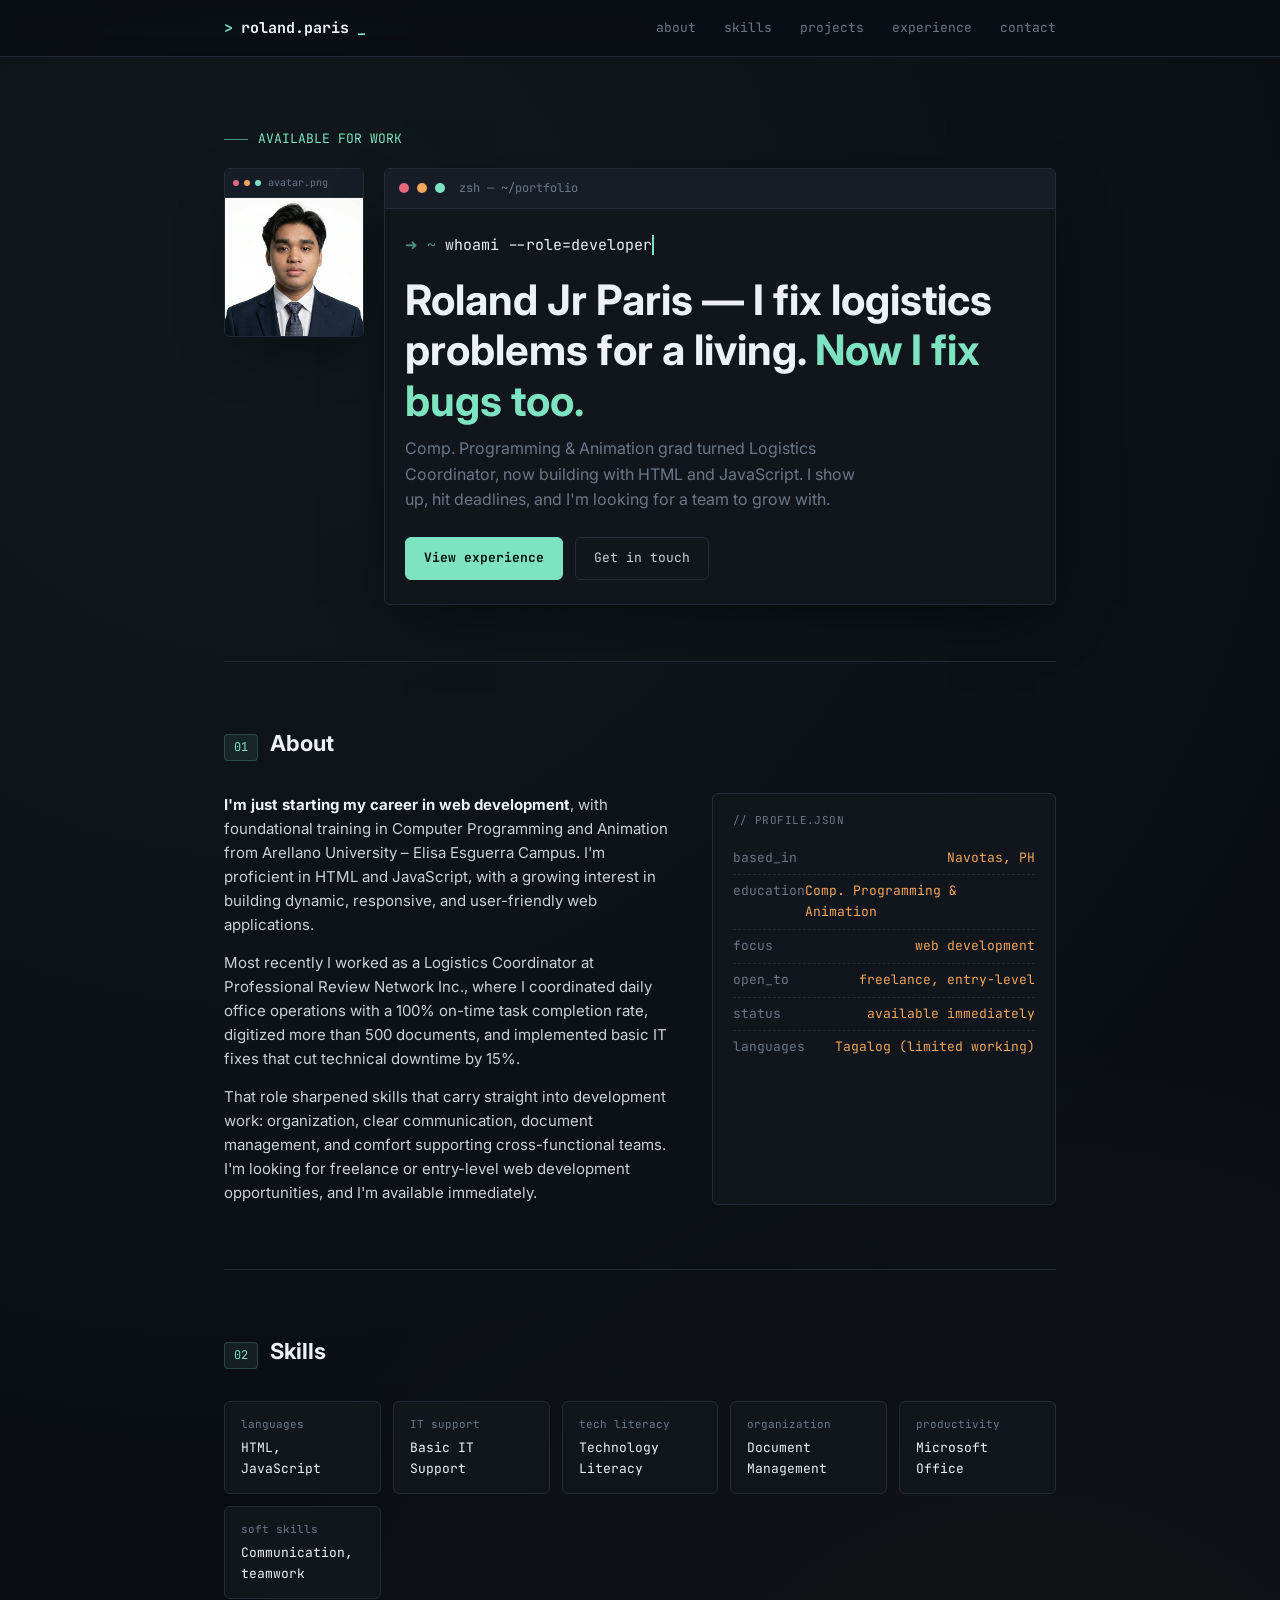
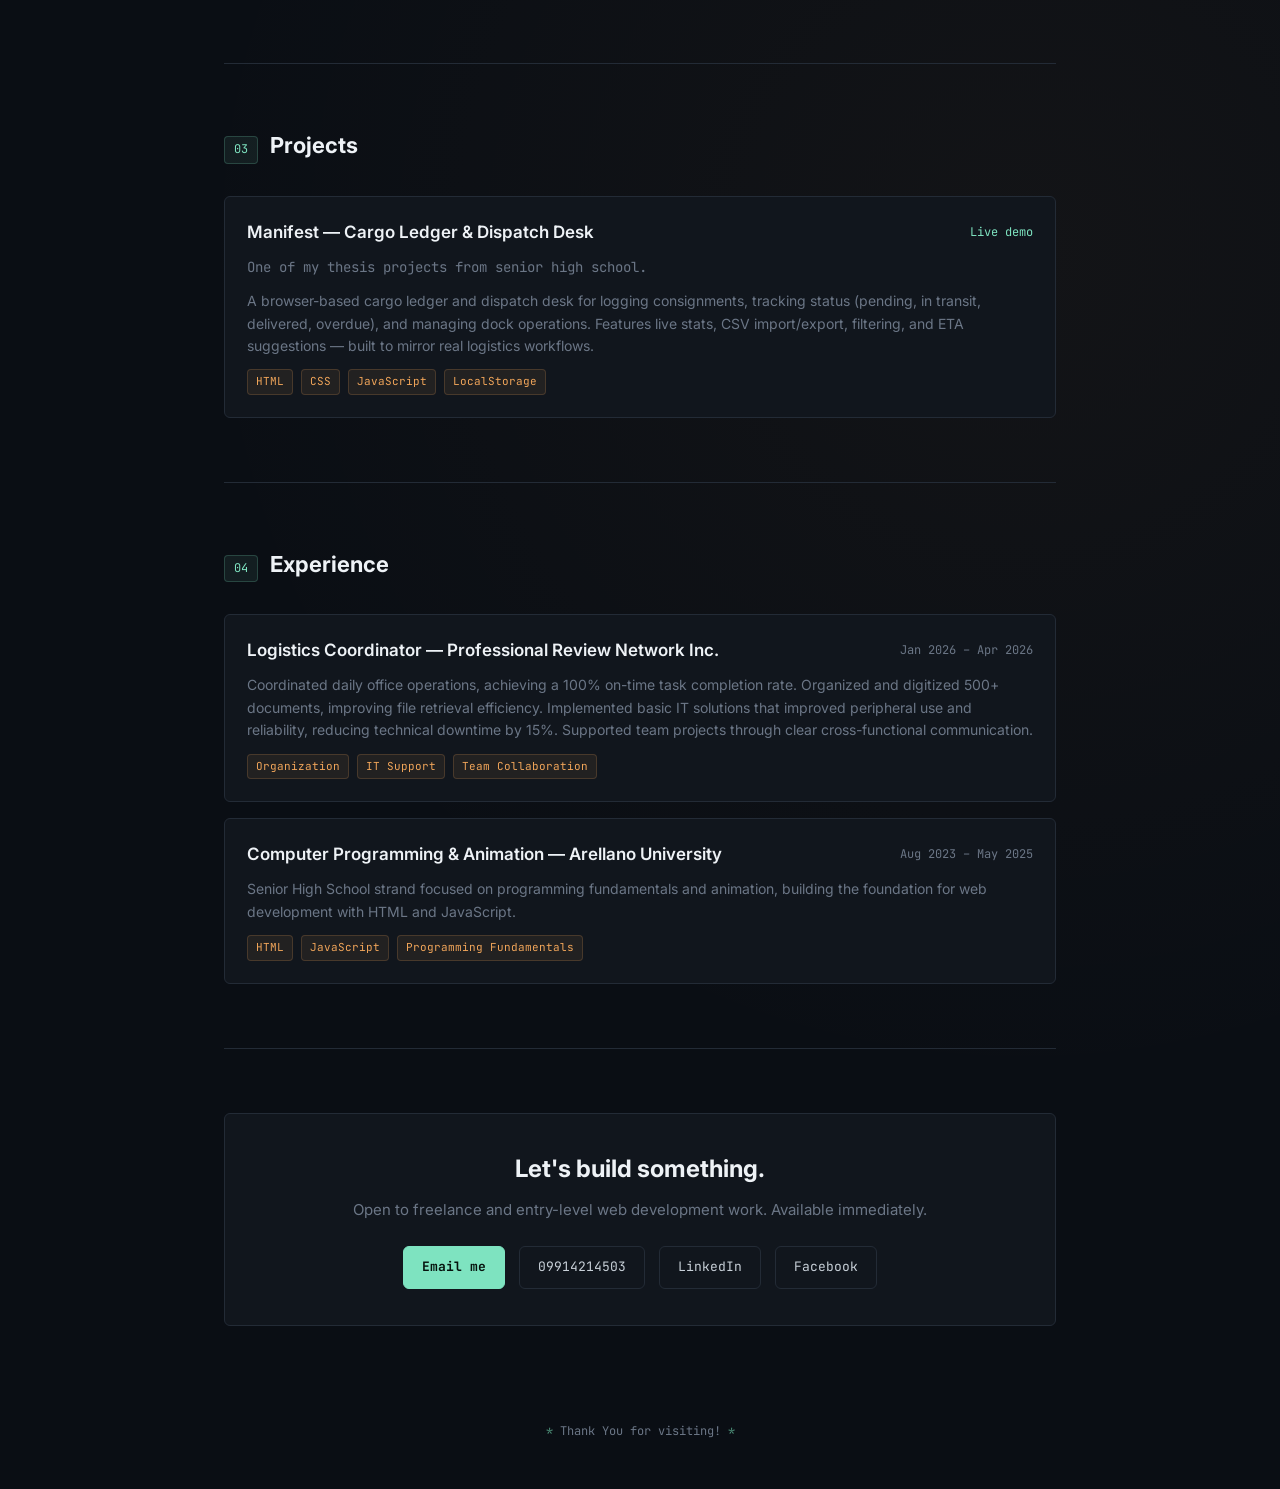
<file: index.html>
<!DOCTYPE html>
<html lang="en">
<head>
<meta charset="UTF-8">
<meta name="viewport" content="width=device-width, initial-scale=1.0">
<title>Roland Jr Paris — Web Developer</title>
<link rel="preconnect" href="https://fonts.googleapis.com">
<link rel="preconnect" href="https://fonts.gstatic.com" crossorigin>
<link href="https://fonts.googleapis.com/css2?family=JetBrains+Mono:wght@400;500;700;800&family=Inter:wght@400;500;600;700&display=swap" rel="stylesheet">
<link rel="stylesheet" href="styles.css">
</head>
<body>

<header>
  <nav>
    <a href="#" class="logo"><span class="dot">&gt;</span> roland.paris<span class="dot">_</span></a>
    <div class="nav-links">
      <a href="#about">about</a>
      <a href="#skills">skills</a>
      <a href="#projects">projects</a>
      <a href="#experience">experience</a>
      <a href="#contact">contact</a>
    </div>
  </nav>
</header>

<main>
  <div class="container">
    <section class="hero" style="border-top:none;">
      <div class="eyebrow"><span class="line"></span> AVAILABLE FOR WORK</div>

      <div class="hero-grid">
        <div class="photo-frame">
          <div class="terminal-bar">
            <span class="terminal-dot red"></span>
            <span class="terminal-dot yellow"></span>
            <span class="terminal-dot green"></span>
            <span class="terminal-title">avatar.png</span>
          </div>
          <img src="img/profile.png" alt="My profile picture" class="profile-pic">
        </div>

        <div class="terminal">
          <div class="terminal-bar">
            <span class="terminal-dot red"></span>
            <span class="terminal-dot yellow"></span>
            <span class="terminal-dot green"></span>
            <span class="terminal-title">zsh — ~/portfolio</span>
          </div>
          <div class="terminal-body">
            <div><span class="prompt">➜ ~ </span><span class="cmd type-line">whoami --role=developer</span></div>
            <div class="output">
              <h1>Roland Jr Paris — I fix logistics problems for a living. <span class="accent">Now I fix bugs too.</span></h1>
              <p>Comp. Programming &amp; Animation grad turned Logistics Coordinator, now building with HTML and JavaScript. I show up, hit deadlines, and I'm looking for a team to grow with.</p>
              <div class="hero-actions">
                <a href="#experience" class="btn btn-primary">View experience</a>
                <a href="#contact" class="btn btn-ghost">Get in touch</a>
              </div>
            </div>
          </div>
        </div>
      </div>
    </section>

    <section id="about">
      <div class="section-head"><span class="tag">01</span><h2>About</h2></div>
      <div class="about-grid">
        <div class="about-text">
          <p><strong>I'm just starting my career in web development</strong>, with foundational training in Computer Programming and Animation from Arellano University – Elisa Esguerra Campus. I'm proficient in HTML and JavaScript, with a growing interest in building dynamic, responsive, and user-friendly web applications.</p>
          <p>Most recently I worked as a Logistics Coordinator at Professional Review Network Inc., where I coordinated daily office operations with a 100% on-time task completion rate, digitized more than 500 documents, and implemented basic IT fixes that cut technical downtime by 15%.</p>
          <p>That role sharpened skills that carry straight into development work: organization, clear communication, document management, and comfort supporting cross-functional teams. I'm looking for freelance or entry-level web development opportunities, and I'm available immediately.</p>
        </div>
        <div class="stack-box">
          <div class="file-label">// profile.json</div>
          <div class="stack-row"><span class="k">based_in</span><span class="v">Navotas, PH</span></div>
          <div class="stack-row"><span class="k">education</span><span class="v">Comp. Programming &amp; Animation</span></div>
          <div class="stack-row"><span class="k">focus</span><span class="v">web development</span></div>
          <div class="stack-row"><span class="k">open_to</span><span class="v">freelance, entry-level</span></div>
          <div class="stack-row"><span class="k">status</span><span class="v">available immediately</span></div>
          <div class="stack-row"><span class="k">languages</span><span class="v">Tagalog (limited working)</span></div>
        </div>
      </div>
    </section>

    <section id="skills">
      <div class="section-head"><span class="tag">02</span><h2>Skills</h2></div>
      <div class="skills-grid">
        <div class="skill-chip"><span class="cat">languages</span><span class="val">HTML, JavaScript</span></div>
        <div class="skill-chip"><span class="cat">IT support</span><span class="val">Basic IT Support</span></div>
        <div class="skill-chip"><span class="cat">tech literacy</span><span class="val">Technology Literacy</span></div>
        <div class="skill-chip"><span class="cat">organization</span><span class="val">Document Management</span></div>
        <div class="skill-chip"><span class="cat">productivity</span><span class="val">Microsoft Office</span></div>
        <div class="skill-chip"><span class="cat">soft skills</span><span class="val">Communication, teamwork</span></div>
      </div>
    </section>

    <section id="projects">
      <div class="section-head"><span class="tag">03</span><h2>Projects</h2></div>
      <div class="projects-container">
        <div class="project-card">
          <div class="project-top">
            <h3>Manifest — Cargo Ledger &amp; Dispatch Desk</h3>
            <div class="project-links">
              <a href="https://laaaandprs.github.io/Manifest/" target="_blank" rel="noopener">Live demo</a>
            </div>
          </div>
          <p class="project-caption">One of my thesis projects from senior high school.</p>
          <p>A browser-based cargo ledger and dispatch desk for logging consignments, tracking status (pending, in transit, delivered, overdue), and managing dock operations. Features live stats, CSV import/export, filtering, and ETA suggestions — built to mirror real logistics workflows.</p>
          <div class="project-tags"><span>HTML</span><span>CSS</span><span>JavaScript</span><span>LocalStorage</span></div>
        </div>
        <!-- Add more project-card blocks here -->
      </div>
    </section>

    <section id="experience">
      <div class="section-head"><span class="tag">04</span><h2>Experience</h2></div>
      <div class="projects-list">
        <div class="project-card">
          <div class="project-top">
            <h3>Logistics Coordinator — Professional Review Network Inc.</h3>
            <div class="project-links"><span style="color:var(--text-dim);">Jan 2026 – Apr 2026</span></div>
          </div>
          <p>Coordinated daily office operations, achieving a 100% on-time task completion rate. Organized and digitized 500+ documents, improving file retrieval efficiency. Implemented basic IT solutions that improved peripheral use and reliability, reducing technical downtime by 15%. Supported team projects through clear cross-functional communication.</p>
          <div class="project-tags"><span>Organization</span><span>IT Support</span><span>Team Collaboration</span></div>
        </div>
        <div class="project-card">
          <div class="project-top">
            <h3>Computer Programming &amp; Animation — Arellano University</h3>
            <div class="project-links"><span style="color:var(--text-dim);">Aug 2023 – May 2025</span></div>
          </div>
          <p>Senior High School strand focused on programming fundamentals and animation, building the foundation for web development with HTML and JavaScript.</p>
          <div class="project-tags"><span>HTML</span><span>JavaScript</span><span>Programming Fundamentals</span></div>
        </div>
      </div>
    </section>

    <section id="contact">
      <div class="contact-box">
        <h2>Let's build something.</h2>
        <p>Open to freelance and entry-level web development work. Available immediately.</p>
        <div class="contact-links">
          <a href="https://mail.google.com/mail/?view=cm&fs=1&to=rolandparis321@gmail.com&su=Job%20Application" class="btn btn-primary">Email me</a>
          <a href="tel:09914214503" class="btn btn-ghost">09914214503</a>
          <a href="https://www.linkedin.com/in/roland-paris-a839a1430?utm_source=share_via&utm_content=profile&utm_medium=member_android" class="btn btn-ghost">LinkedIn</a>
          <a href="https://www.facebook.com/rr.paris.17" class="btn btn-ghost">Facebook</a>
        </div>
      </div>
    </section>
  </div>
</main>

<footer>
  <span class="accent">*</span> Thank You for visiting! <span class="accent">*</span>
  </footer>

</body>
</html>
</file>
<file: styles.css>
:root {
    --bg: #0a0e14;
    --surface: #11161d;
    --surface-2: #161d27;
    --border: #232b36;
    --text: #c9d1d9;
    --text-dim: #6b7686;
    --text-bright: #eef2f6;
    --accent: #7ee3c0;
    --accent-dim: #4d8f78;
    --accent-2: #f2a65a;
    --danger: #e5697a;
    --font-mono: 'JetBrains Mono', monospace;
    --font-sans: 'Inter', sans-serif;
    --radius: 6px;
  }

  * { margin: 0; padding: 0; box-sizing: border-box; }

  html { scroll-behavior: smooth; }

  @media (prefers-reduced-motion: reduce) {
    html { scroll-behavior: auto; }
    *, *::before, *::after {
      animation-duration: 0.001ms !important;
      animation-iteration-count: 1 !important;
      transition-duration: 0.001ms !important;
    }
  }

  body {
    background: var(--bg);
    color: var(--text);
    font-family: var(--font-sans);
    line-height: 1.6;
    background-image:
      radial-gradient(circle at 20% 10%, rgba(126,227,192,0.05), transparent 40%),
      radial-gradient(circle at 80% 60%, rgba(242,166,90,0.04), transparent 40%);
  }

  a { color: inherit; text-decoration: none; }

  :focus-visible {
    outline: 2px solid var(--accent);
    outline-offset: 3px;
  }

  ::selection { background: var(--accent); color: var(--bg); }

  .container {
    max-width: 880px;
    margin: 0 auto;
    padding: 0 24px;
  }

  /* ---------- Nav ---------- */
  header {
    position: sticky;
    top: 0;
    z-index: 50;
    background: rgba(10,14,20,0.85);
    backdrop-filter: blur(10px);
    border-bottom: 1px solid var(--border);
  }

  nav {
    max-width: 880px;
    margin: 0 auto;
    padding: 16px 24px;
    display: flex;
    align-items: center;
    justify-content: space-between;
  }

  .logo {
    font-family: var(--font-mono);
    font-weight: 700;
    font-size: 15px;
    color: var(--text-bright);
    display: flex;
    align-items: center;
    gap: 8px;
  }

  .logo .dot { color: var(--accent); }

  .nav-links {
    display: flex;
    gap: 28px;
    font-family: var(--font-mono);
    font-size: 13px;
  }

  .nav-links a {
    color: var(--text-dim);
    transition: color 0.15s ease;
    position: relative;
  }

  .nav-links a:hover { color: var(--accent); }

  .nav-links a::before {
    content: '';
  }

  @media (max-width: 640px) {
    .nav-links { gap: 16px; font-size: 12px; }
  }

  /* ---------- Hero / terminal ---------- */
  .hero {
    padding: 72px 0 56px;
  }

  .eyebrow {
    font-family: var(--font-mono);
    font-size: 13px;
    color: var(--accent);
    margin-bottom: 18px;
    display: flex;
    align-items: center;
    gap: 10px;
  }

  .eyebrow .line { width: 24px; height: 1px; background: var(--accent-dim); }

  .hero-grid {
    display: grid;
    grid-template-columns: 140px 1fr;
    gap: 20px;
    align-items: start;
  }

  @media (max-width: 640px) {
    .hero-grid { grid-template-columns: 1fr; }
    .photo-frame { width: 120px; margin: 0 auto; }
  }

  .photo-frame {
    background: var(--surface);
    border: 1px solid var(--border);
    border-radius: var(--radius);
    overflow: hidden;
    box-shadow: 0 20px 60px -20px rgba(0,0,0,0.6);
  }

  .photo-frame .terminal-bar {
    padding: 6px 8px;
    gap: 5px;
  }

  .photo-frame .terminal-dot {
    width: 6px;
    height: 6px;
  }

  .photo-frame .terminal-title {
    font-size: 10px;
    margin-left: 2px;
  }

  .photo-frame img {
    display: block;
    width: 100%;
    aspect-ratio: 1 / 1;
    object-fit: cover;
    filter: saturate(0.96);
  }

  .terminal {
    background: var(--surface);
    border: 1px solid var(--border);
    border-radius: var(--radius);
    overflow: hidden;
    box-shadow: 0 20px 60px -20px rgba(0,0,0,0.6);
  }

  .terminal-bar {
    display: flex;
    align-items: center;
    gap: 8px;
    padding: 10px 14px;
    background: var(--surface-2);
    border-bottom: 1px solid var(--border);
  }

  .terminal-dot {
    width: 10px; height: 10px; border-radius: 50%;
  }
  .terminal-dot.red { background: #e5697a; }
  .terminal-dot.yellow { background: #f2a65a; }
  .terminal-dot.green { background: #7ee3c0; }

  .terminal-title {
    font-family: var(--font-mono);
    font-size: 12px;
    color: var(--text-dim);
    margin-left: 6px;
  }

  .terminal-body {
    padding: 24px 20px;
    font-family: var(--font-mono);
    font-size: 15px;
  }

  .terminal-body .prompt { color: var(--accent-dim); }
  .terminal-body .cmd { color: var(--text-bright); }

  .type-line {
    overflow: hidden;
    white-space: nowrap;
    border-right: 2px solid var(--accent);
    width: 0;
    animation: typing 1.8s steps(28, end) forwards, blink 0.85s step-end infinite;
  }

  @keyframes typing { to { width: 27ch; } }
  @keyframes blink { 50% { border-color: transparent; } }

  .output {
    margin-top: 18px;
    opacity: 0;
    animation: fadeUp 0.5s ease forwards;
    animation-delay: 2s;
  }

  @keyframes fadeUp {
    from { opacity: 0; transform: translateY(6px); }
    to { opacity: 1; transform: translateY(0); }
  }

  .output h1 {
    font-family: var(--font-sans);
    font-size: clamp(28px, 5vw, 42px);
    font-weight: 700;
    color: var(--text-bright);
    line-height: 1.2;
    margin-bottom: 10px;
  }

  .output h1 .accent { color: var(--accent); }

  .output p {
    color: var(--text-dim);
    font-size: 16px;
    max-width: 46ch;
    font-family: var(--font-sans);
  }

  .hero-actions {
    display: flex;
    gap: 12px;
    margin-top: 24px;
    flex-wrap: wrap;
  }

  .btn {
    font-family: var(--font-mono);
    font-size: 13px;
    padding: 10px 18px;
    border-radius: var(--radius);
    border: 1px solid var(--border);
    transition: border-color 0.15s ease, color 0.15s ease, background 0.15s ease;
    cursor: pointer;
  }

  .btn-primary {
    background: var(--accent);
    color: #06120d;
    border-color: var(--accent);
    font-weight: 700;
  }
  .btn-primary:hover { background: #93ecd0; }

  .btn-ghost {
    color: var(--text);
    background: transparent;
  }
  .btn-ghost:hover { border-color: var(--accent-dim); color: var(--accent); }

  /* ---------- Section scaffolding ---------- */
  section { padding: 64px 0; border-top: 1px solid var(--border); scroll-margin-top: 76px; }

  .section-head {
    display: flex;
    align-items: baseline;
    gap: 12px;
    margin-bottom: 32px;
  }

  .section-head .tag {
    font-family: var(--font-mono);
    font-size: 12px;
    color: var(--accent);
    background: rgba(126,227,192,0.08);
    border: 1px solid rgba(126,227,192,0.2);
    padding: 3px 9px;
    border-radius: 4px;
  }

  .section-head h2 {
    font-size: 22px;
    color: var(--text-bright);
    font-weight: 700;
  }

  /* ---------- About ---------- */
  .about-grid {
    display: grid;
    grid-template-columns: 1.3fr 1fr;
    gap: 40px;
  }

  @media (max-width: 700px) {
    .about-grid { grid-template-columns: 1fr; }
  }

  .about-text p { color: var(--text); margin-bottom: 14px; font-size: 15px; }
  .about-text p:last-child { margin-bottom: 0; }
  .about-text strong { color: var(--text-bright); }

  .stack-box {
    background: var(--surface);
    border: 1px solid var(--border);
    border-radius: var(--radius);
    padding: 18px 20px;
    font-family: var(--font-mono);
    font-size: 13px;
  }

  .stack-box .file-label {
    color: var(--text-dim);
    font-size: 11px;
    letter-spacing: 0.04em;
    margin-bottom: 12px;
    text-transform: uppercase;
  }

  .stack-row {
    display: flex;
    justify-content: space-between;
    padding: 6px 0;
    border-bottom: 1px dashed var(--border);
  }
  .stack-row:last-child { border-bottom: none; }
  .stack-row .k { color: var(--text-dim); }
  .stack-row .v { color: var(--accent-2); }

  /* ---------- Skills ---------- */
  .skills-grid {
    display: grid;
    grid-template-columns: repeat(auto-fit, minmax(150px, 1fr));
    gap: 12px;
  }

  .skill-chip {
    background: var(--surface);
    border: 1px solid var(--border);
    border-radius: var(--radius);
    padding: 14px 16px;
    font-family: var(--font-mono);
    font-size: 13px;
    transition: transform 0.15s ease, border-color 0.15s ease;
  }

  .skill-chip:hover {
    border-color: var(--accent-dim);
    transform: translateY(-2px);
  }

  .skill-chip .cat {
    color: var(--text-dim);
    font-size: 11px;
    display: block;
    margin-bottom: 4px;
  }

  .skill-chip .val { color: var(--text-bright); }

  /* ---------- Projects ---------- */
  .projects-list,
  .projects-container {
    display: grid;
    grid-template-columns: 1fr;
    gap: 16px;
  }

  .project-card {
    background: var(--surface);
    border: 1px solid var(--border);
    border-radius: var(--radius);
    padding: 22px;
    transition: border-color 0.15s ease;
  }

  .project-card:hover { border-color: var(--accent-dim); }

  .project-top {
    display: flex;
    align-items: center;
    justify-content: space-between;
    gap: 12px;
    margin-bottom: 10px;
    flex-wrap: wrap;
  }

  .project-top h3 {
    font-size: 17px;
    color: var(--text-bright);
    font-weight: 600;
  }

  .project-links {
    display: flex;
    gap: 14px;
    font-family: var(--font-mono);
    font-size: 12px;
  }

  .project-links a { color: var(--accent); }
  .project-links a:hover { text-decoration: underline; }

  .project-caption {
    font-family: var(--font-mono);
    font-size: 12px;
    color: var(--accent);
    margin-bottom: 10px;
  }

  .project-card p { color: var(--text-dim); font-size: 14px; margin-bottom: 12px; }

  .project-tags {
    display: flex;
    gap: 8px;
    flex-wrap: wrap;
    font-family: var(--font-mono);
    font-size: 11px;
  }

  .project-tags span {
    color: var(--accent-2);
    background: rgba(242,166,90,0.08);
    border: 1px solid rgba(242,166,90,0.18);
    padding: 3px 8px;
    border-radius: 4px;
  }

  /* ---------- Contact ---------- */
  .contact-box {
    background: var(--surface);
    border: 1px solid var(--border);
    border-radius: var(--radius);
    padding: 36px;
    text-align: center;
  }

  .contact-box h2 {
    font-size: 24px;
    color: var(--text-bright);
    margin-bottom: 10px;
  }

  .contact-box p {
    color: var(--text-dim);
    margin-bottom: 24px;
    font-size: 15px;
  }

  .contact-links {
    display: flex;
    gap: 14px;
    justify-content: center;
    flex-wrap: wrap;
  }

  footer {
    text-align: center;
    padding: 32px 24px 48px;
    font-family: var(--font-mono);
    font-size: 12px;
    color: var(--text-dim);
  }

  footer .accent { color: var(--accent-dim); }
/* ==========================================================
   Tablet view (max-width: 900px)
   ========================================================== */
@media (max-width: 900px) {
  .container { padding: 0 20px; }

  .hero { padding: 56px 0 40px; }

  section { padding: 48px 0; }

  .section-head h2 { font-size: 20px; }

  .about-grid { gap: 28px; }

  .skills-grid {
    grid-template-columns: repeat(auto-fit, minmax(200px, 1fr));
  }
}

/* ==========================================================
   Mobile view (max-width: 480px)
   ========================================================== */

@media (max-width: 480px) {
  nav { padding: 12px 16px; }

  .logo { font-size: 11px; }

  .nav-links { gap: 12px; font-size: 11px; }

  .container { padding: 0 16px; }

  .hero { padding: 40px 0 28px; }

  .eyebrow { font-size: 12px; margin-bottom: 14px; }

  .terminal-body { padding: 18px 14px; font-size: 13px; }

  .output h1 { font-size: 22px; }

  .output p { font-size: 14px; max-width: none; }

  .hero-actions { flex-direction: column; }
  .hero-actions .btn { width: 100%; text-align: center; }

  .about-grid,
  .skills-grid {
    grid-template-columns: 1fr;
  }

  .project-top {
    flex-direction: column;
    align-items: flex-start;
    gap: 6px;
  }

  .contact-box { padding: 28px 20px; }

  .contact-links { flex-direction: column; }
  .contact-links .btn { width: 100%; text-align: center; }

  footer { padding: 24px 16px 32px; font-size: 11px; }
}
</file>
